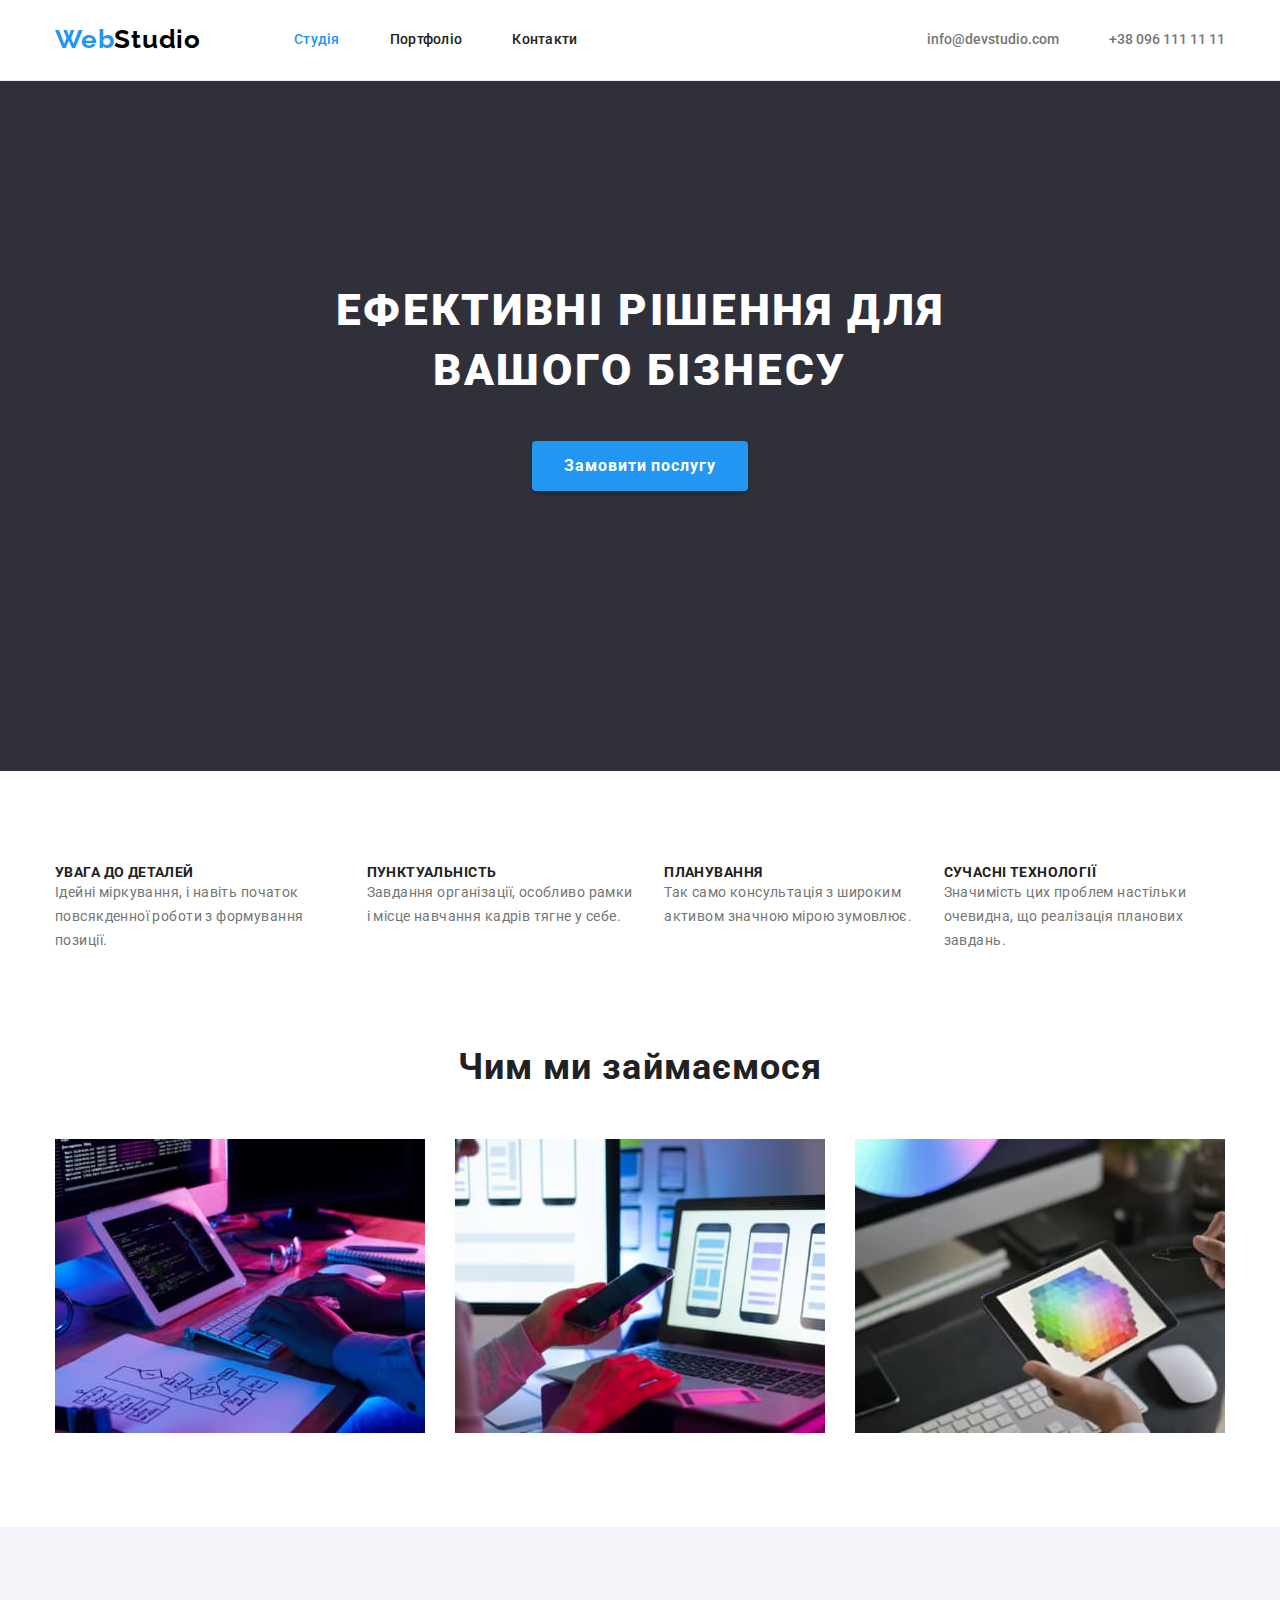
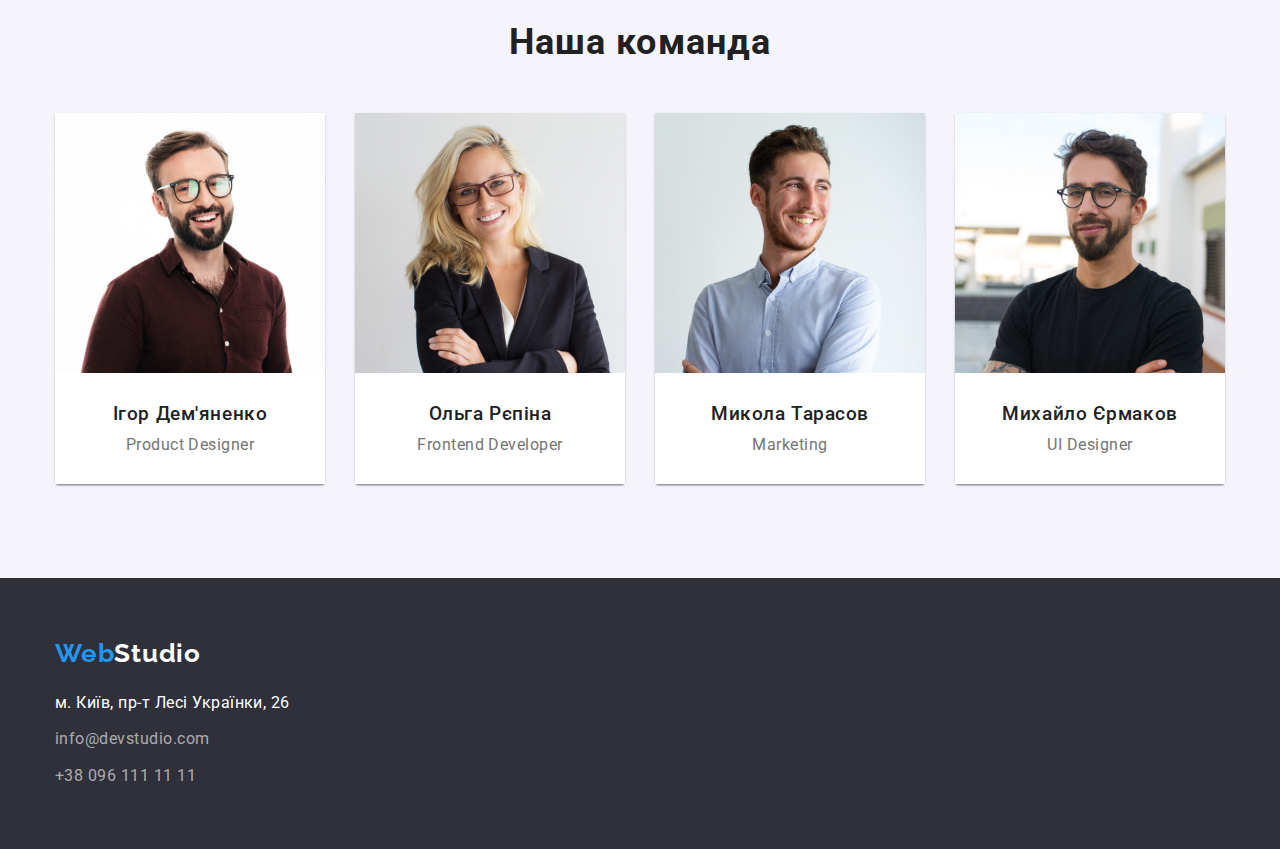
<file: index.html>
<!DOCTYPE html>
<html lang="uk">
<head>
    <meta charset="UTF-8">
    <meta http-equiv="X-UA-Compatible" content="IE=edge">
    <meta name="viewport" content="width=device-width, initial-scale=1.0">
    <title>Веб-студія</title>
    <link href="https://fonts.googleapis.com/css2?family=Raleway:wght@700&family=Roboto:wght@400;500;700;900&display=swap" rel="stylesheet">
    <link rel="stylesheet" href="https://cdnjs.cloudflare.com/ajax/libs/modern-normalize/1.0.0/modern-normalize.min.css">
    <link rel="stylesheet" href="./css/styles.css">
</head>
<body class="page">
    <header class="header">
        <div class="container header-container">
        <nav class="main-nav">
            <a href="./index.html" class="logo header-logo">Web<span class="studio">Studio</span> </a>
        <ul class="page-nav list">
            <li class="page-nav-item">
                <a href="./index.html" class="page-nav-link current"> Студія</a> </li>
            <li class="page-nav-item">
                <a href="./portfolio.html" class="page-nav-link">Портфоліо</a> </li>
            <li class="page-nav-item">
                <a href="" class="page-nav-link">Контакти</a> </li>
        </ul>
    </nav>
    
        <ul class="contact-nav list">
            <li class="contact-nav-li"><a href="mailto:info@devstudio.com" class="contact-link  contact-link-header">info@devstudio.com</a> </li>
            <li class="contact-nav-li"><a href="telto:+380961111111" class="contact-link  contact-link-header">+38 096 111 11 11</a> </li> 
    
        </ul>
       </div>
    </header>
    <main>
<section class="section hero-section">
        <div class="container">
            <h1 class="hero-title">Ефективні рішення для вашого бізнесу</h1> 
            <div class="main-button">
            <button type="button" class="button hero-button">Замовити послугу</button>
        </div>
        </div>
</section>
<section class="section values-section">
    <!--Заголовок цінності приховати-->
    <div class="container">
    <h2 class="visually-hidden">Цінності</h2>
    <ul class="values list">
        <li class="values-item">
            <h3 class="values">УВАГА ДО ДЕТАЛЕЙ</h3>
            <p class="description">Ідейні міркування, і навіть початок 
            повсякденної роботи з формування позиції.
        </p>
        </li>
        <li class="values-item">
            <h3 class="values">ПУНКТУАЛЬНІСТЬ</h3>
            <p class="description">Завдання організації, особливо рамки
             і місце навчання кадрів тягне у себе.
            </p>
        </li>
        <li class="values-item">
            <h3 class="values">ПЛАНУВАННЯ</h3>
            <p class="description">Так само консультація з широким
             активом значною мірою зумовлює.
            </p>
        </li>
        <li class="values-item">
            <h3 class="values">СУЧАСНІ ТЕХНОЛОГІЇ</h3>
            <p class="description">Значимість цих проблем настільки 
            очевидна, що реалізація планових завдань.
        </p>
        </li>
    </ul>
</div>
</section>
<section class="section services-section">
    <div class="container">
    <h2 class="section-title services-section-title">Чим ми займаємося</h2>
    <ul class="services list">
        <li class="services-item">
            <img src="./images/programs.jpg" alt="programming" width="370">
        </li>
        <li class="services-item">
            <img src="./images/applications.jpg" alt="mobile application" width="370">
        </li>
        <li class="services-item">
            <img src="./images/design.jpg" alt="color gradient" width="370">
        </li>
    </ul>
</div>
</section>
<section class="section our-team-section">
    <div class="container">
    <h2 class="section-title team-section-title">Наша команда</h2>
    <ul class="team list">
        <li class="team-item">
            
            <img class="team-img" src="./images/demianenko.jpg" alt="a man in glasses" width="270">
            <div class="team-name-box">
            <h3 class="team-title">Ігор Дем'яненко</h3>
            <p class="description team-description">Product Designer</p>
        </div>
        </li>
        <li class="team-item">
            <img  class="team-img" src="./images/repina.jpg" alt="a woman in glasses" width="270">
            <div class="team-name-box">
            <h3 class="team-title">Ольга Рєпіна</h3>
            <p class="description team-description">Frontend Developer</p>
        </div>
        </li>
        <li class="team-item">
            <img  class="team-img" src="images/tarasov.jpg" alt="man" width="270">
            <div class="team-name-box">
            <h3 class="team-title">Микола Тарасов</h3>
            <p class="description team-description">Marketing</p>
        </div>
        </li>
        <li class="team-item">
            <img class="team-img" src="./images/yermakov.jpg" alt="a man in glasses" width="270">
            <div class="team-name-box">
            <h3 class="team-title">Михайло Єрмаков</h3> 
            <p class="description team-description">UI Designer</p>
        </div>
        </li>
    </ul>
</div>
</section>
</main>
<footer class="basement">
    <div class="container foot-container">
    <a href="./index.html" class="logo">Web<span class="studio footer">Studio</span> </a>
    <address class="address">
        <ul class="contact-nav-basement list">
            <li class="address-item"><a href="" class="contact-footer-address">м. Київ, пр-т Лесі Українки, 26</a></li>
            <li class="address-item"><a href="mailto:info@devstudio.com" class="contact-link footer">info@devstudio.com</a> </li>
            <li class="address-item"><a href="telto:+380961111111" class="contact-link footer">+38 096 111 11 11</a> </li> 
        </ul>
    </address>
  </div>
  </footer>
</body>
</html>
</file>
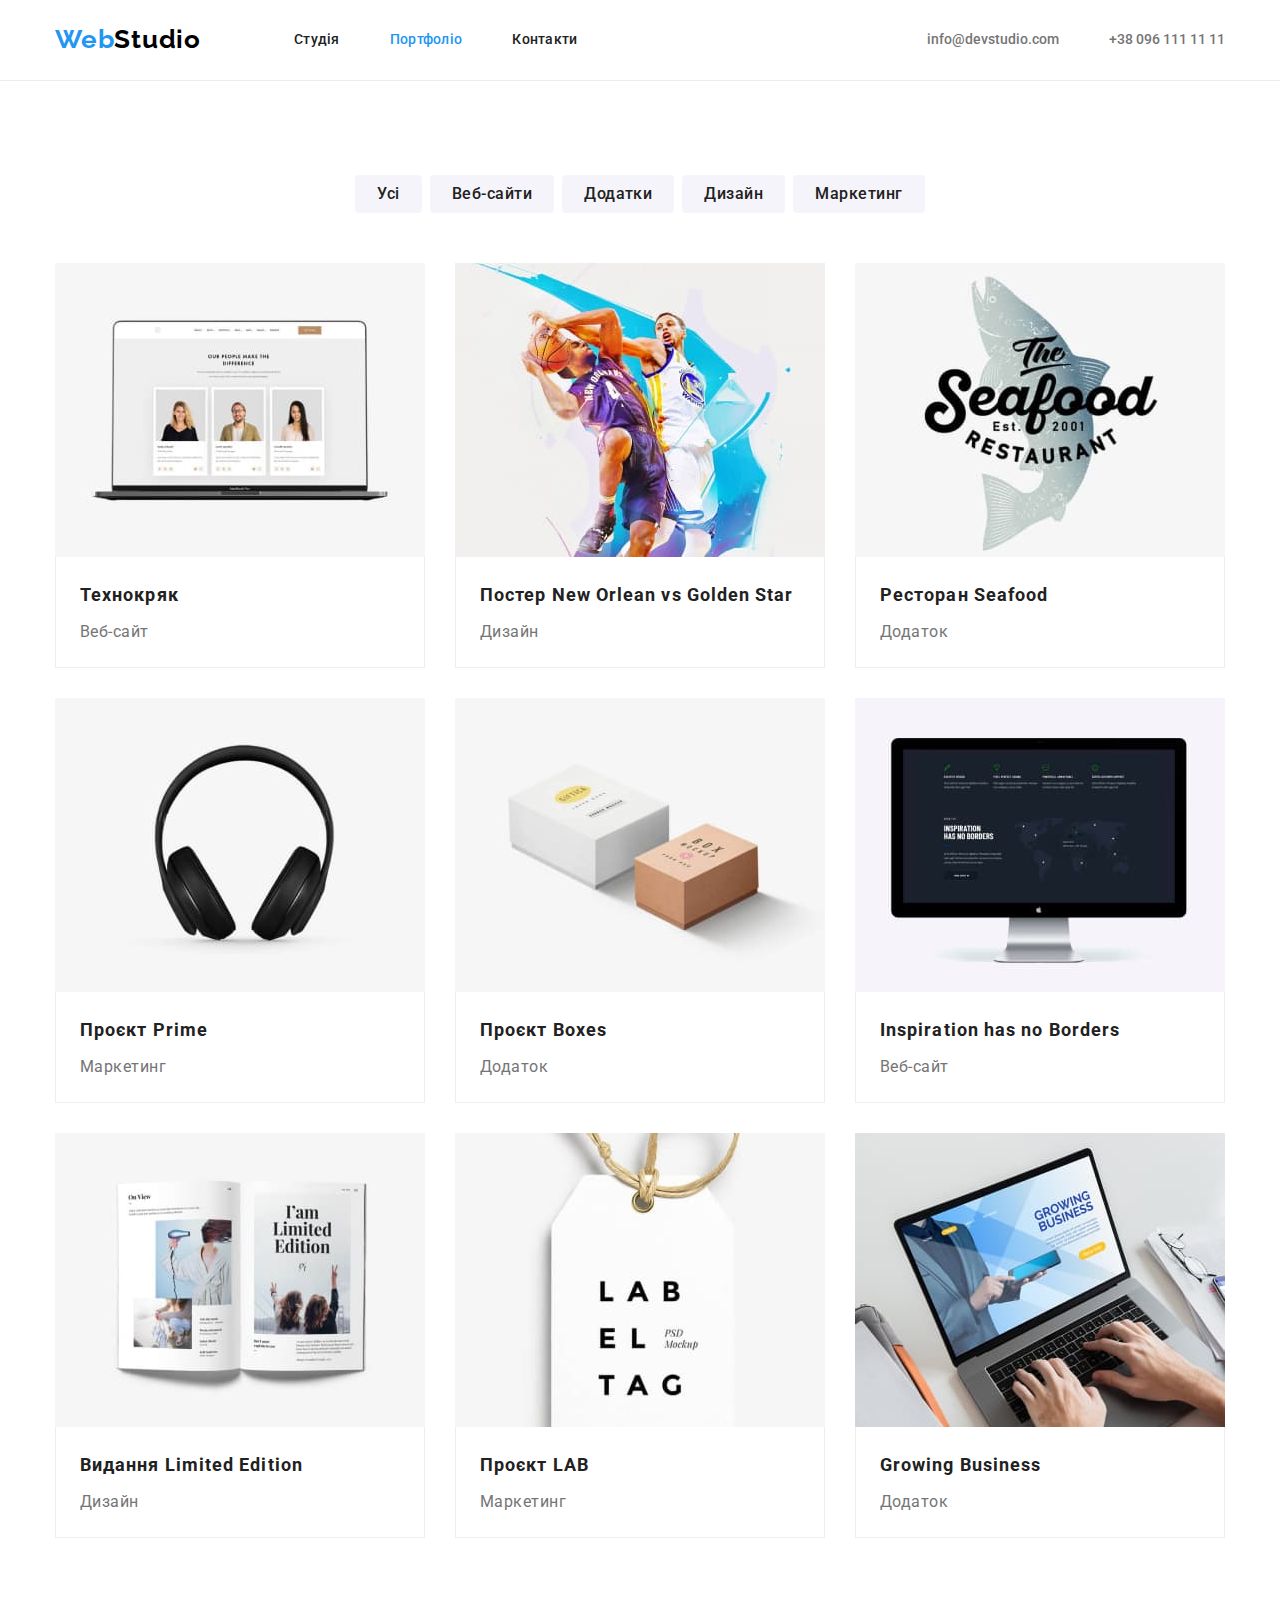
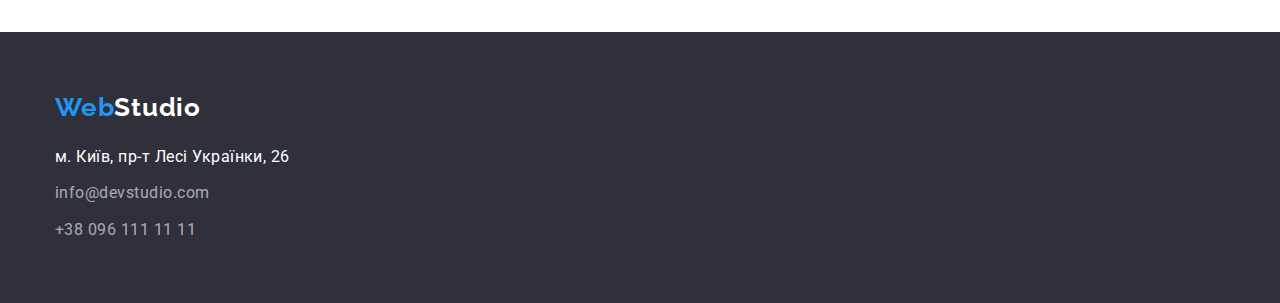
<file: portfolio.html>
<!DOCTYPE html>
<html lang="en">
<head>
    <meta charset="UTF-8">
    <meta http-equiv="X-UA-Compatible" content="IE=edge">
    <meta name="viewport" content="width=device-width, initial-scale=1.0">
    <title>Document</title>
    <link href="https://fonts.googleapis.com/css2?family=Raleway:wght@700&family=Roboto:wght@400;500;700;900&display=swap" rel="stylesheet">
    <link rel="stylesheet" href="https://cdnjs.cloudflare.com/ajax/libs/modern-normalize/1.0.0/modern-normalize.min.css">
    <link rel="stylesheet" href="./css/styles.css">
</head>
<body class="page">
  <header class="header">
    <div class="container header-container">
    <nav class="main-nav">
        <a href="./index.html" class="logo header-logo">Web<span class="studio">Studio</span> </a>
    <ul class="page-nav list">
        <li class="page-nav-item">
            <a href="./index.html" class="page-nav-link"> Студія</a> </li>
        <li class="page-nav-item">
            <a href="./portfolio.html" class="page-nav-link current">Портфоліо</a> </li>
        <li class="page-nav-item">
            <a href="" class="page-nav-link">Контакти</a> </li>
    </ul>
</nav>

    <ul class="contact-nav list">
        <li class="contact-nav-li"><a href="mailto:info@devstudio.com" class="contact-link  contact-link-header">info@devstudio.com</a> </li>
        <li class="contact-nav-li"><a href="telto:+380961111111" class="contact-link  contact-link-header">+38 096 111 11 11</a> </li> 

    </ul>
   </div>
</header>
    <main>
    <section class="section">
      <div class="container">
                <h1 class="visually-hidden"> Наші проекти</h1>
        <ul class="projects list">
            <li> <button type="button" class="button projects-button">Усі</button></li>
            <li> <button type="button" class="button projects-button">Веб-сайти</button></li>
            <li> <button type="button" class="button projects-button">Додатки</button></li>
            <li> <button type="button" class="button projects-button">Дизайн</button></li>
            <li> <button type="button" class="button projects-button">Маркетинг</button></li>
        </ul>
        
      <ul class="all-projects list">
        <li class="all-projecs-iteam">
          <img class="img-projects" src="./images/technocrack.jpg" alt="laptop" width="370">
          <div class="all-projects-box">
          <h2 class="project-title">Технокряк</h3>
          <p class="description description-projecs">Веб-сайт</p>
        </div>
        </li>

        <li class="all-projecs-iteam">
          <img  class="img-projects" src="./images/orleans.jpg" alt="basketball" width="370">
          <div class="all-projects-box">
          <h2 class="project-title">Постер New Orlean vs Golden Star</h3>
          <p class="description description-projecs">Дизайн</p>
        </div>
        </li>

        <li class="all-projecs-iteam">
          <img  class="img-projects" src="./images/seafood.jpg" alt="fish restaurant emblem" width="370">
          <div class="all-projects-box">
          <h2 class="project-title">Ресторан Seafood</h3>
          <p class="description description-projecs">Додаток</p>
        </div>
        </li>
        
        <li class="all-projecs-iteam">
          <img class="img-projects" src="./images/prime.jpg" alt="headphone" width="370">
          <div class="all-projects-box">
          <h2 class="project-title">Проєкт Prime</h3>
          <p class="description description-projecs">Маркетинг</p>
        </div>
        </li>
        
        <li class="all-projecs-iteam">
          <img class="img-projects" src="./images/boxes.jpg" alt="boxes" width="370">
          <div class="all-projects-box">
          <h2 class="project-title">Проєкт Boxes</h3>
          <p class="description description-projecs">Додаток</p>
        </div>
        </li>
        
        <li class="all-projecs-iteam">
          <img class="img-projects" src="./images/borders.jpg" alt="computer monitor" width="370">
          <div class="all-projects-box">
          <h2 class="project-title">Inspiration has no Borders</h3>
          <p class="description description-projecs">Веб-сайт</p>
        </div>
        </li>

        <li class="all-projecs-iteam">
          <img class="img-projects" src="./images/limited.jpg" alt="magazine" width="370">
          <div class="all-projects-box">
          <h2 class="project-title">Видання Limited Edition</h3>
          <p class="description description-projecs">Дизайн</p>
        </div>
        </li>

        <li class="all-projecs-iteam">
          <img class="img-projects" src="./images/lab.jpg" alt="label" width="370">
          <div class="all-projects-box">
          <h2 class="project-title">Проєкт LAB</h3>
          <p class="description description-projecs">Маркетинг</p>
        </div>
        </li>

        <li class="all-projecs-iteam">
          <img class="img-projects" src="./images/growing.jpg" alt="laptop" width="370">
          <div class="all-projects-box">
          <h2 class="project-title">Growing Business</h3>
          <p class="description description-projecs">Додаток</p>
        </div>
        </li>  
      </ul>
    </div>
    </section>
</main>
<footer class="basement">
  <div class="container foot-container">
  <a href="./index.html" class="logo">Web<span class="studio footer">Studio</span> </a>
  <address class="address">
      <ul class="contact-nav-basement list">
          <li class="address-item"><a href="" class="contact-footer-address">м. Київ, пр-т Лесі Українки, 26</a></li>
          <li class="address-item"><a href="mailto:info@devstudio.com" class="contact-link footer">info@devstudio.com</a> </li>
          <li class="address-item"><a href="telto:+380961111111" class="contact-link footer">+38 096 111 11 11</a> </li> 
      </ul>
  </address>
</div>
</footer>
</body>
</html>
</file>
<file: css/styles.css>
/* Палітра макету*/
/* Основний колір тексту #212121 */
/* Другорядний колір тексту #757575 */
/* Чорний #000000 */
/* Колір акцентів блакитний #2196F3  */
/* Білий #FFFFFF */
/* Колір основного фону #F5F5F5 */
/* Колір другорядного фону #F5F4FA */
/* Другорядний колір тексту footer rgba(255, 255, 255, 0.6) */
/* Колір фону footer #2F303A */
/* Колір лінії підкресленнґ в header #ECECEC */

/* Перемінні */

:root {
    --main-color-text: #212121;
    --secondary-text-color:#757575; 
    --black: #000000;
    --accent-color: #2196F3;
    --accent-hero-color: #188CE8;
    --white: #FFFFFF;
    --secondery-fone: #F5F4FA;
    --fone-footer: #2F303A;
    --secondary-text-footer: rgba(255, 255, 255, 0.6);
   
}

/* Додаткове скидання стилів */

h1, h2, h3, p {
    margin-top: 0;
    margin-bottom: 0;
}
ul {
    margin-top: 0;
    margin-bottom: 0;
    padding-left: 0; 
}
img {
    display: block;
}

.container {
    width: 1200px;
    margin: 0 auto;
    padding: 0 15px;
}

.visually-hidden {
    position: absolute;
    width: 1px;
    height: 1px;
    margin: -1px;
    border: 0;
    padding: 0;
    
    white-space: nowrap;
    clip-path: inset(100%);
    clip: rect(0 0 0 0);
    overflow: hidden;
}

/* Характерні властивості body */

.page {
    background-color: var(--white);
    color:var(--main-color-text) ;

    font-family: Roboto, sans-serif;
}
.list {
    list-style: none;
}

/* Характерні властивості для всіх секцій */

.section {
    padding-top: 94px;
    padding-bottom: 94px;
}
.section-title {
    color: var(--main-color-text) ;
    font-weight: 700;
    font-size: 36px;
    line-height: 1.17;
    letter-spacing: 0.03em;
    
    text-align: center;
}
.description {
    color: var(--secondary-text-color) ;
}

/* Кнопки */

.button {
    cursor: pointer;
    border: 0;
    
}
.projects-button{
    font-weight: 500;
    font-size: 16px;
    line-height: 1.63;
    letter-spacing: 0.03em;

    color: var(--main-color-text);
    background-color: var(--secondery-fone);

    border-radius: 4px;
    
    padding: 6px 22px;
    height: 38px;
}
.projects-button:hover,
.projects-button:focus {
    color: var(--white);
    background-color: var(--accent-color);
    box-shadow: 0px 4px 4px rgba(0, 0, 0, 0.15);
}
.main-button {
    text-align: center;
}
.hero-button { 
    background-color: var(--accent-color);
    color: var(--white);
   
    font-weight: 700;
    font-size: 16px;
    line-height: 1.88;
    letter-spacing: 0.06em;
    padding: 10px 32px;
    box-shadow: 0px 4px 4px rgba(0, 0, 0, 0.15);
    border-radius: 4px;
}
.hero-button:hover,
.hero-button:focus {
    background-color: var(--accent-hero-color);
}

/* logo */

.logo {
    color: var(--accent-color);

    font-family: Raleway, sans-serif;
    font-weight: 700;
    font-size: 26px;
    line-height: 1.19;
    letter-spacing: 0.03em;
    text-decoration: none;
    
    padding-top: 24px;
    padding-bottom: 25px;
    
}

.header-logo {
    margin-right: 93px;
}
.studio {
    color: var(--black);
    
}
.footer {
    color: var(--white);
}

/* Шапка сайту */

.header {
    border-bottom: 1px solid #ECECEC;
}   
.header-container {
    display: flex;
    flex-wrap: wrap;
}
.main-nav {
    display: flex;
}
.page-nav {
    

    display: flex;
    align-items: center;
}
.page-nav-item:not(:last-child) {
    margin-right: 50px;
}
.page-nav-link {
    font-weight: 500;
    font-size: 14px;
    line-height: 1.14;

    color: var(--main-color-text);
    display: block;
    letter-spacing: 0.02em;
    text-decoration: none;
    padding: 32px 0;
}
.page-nav .page-nav-link:hover,
.page-nav .page-nav-link:focus {
    color: var(--accent-color);
}
.contact-nav {
    display: flex;
    align-items: center;
    margin-left: auto;
 }
.contact-nav-li:not(:last-child) {
    margin-right: 50px;
}

.contact-link {
    color: var(--secondary-text-color);

    text-decoration: none;
}
.contact-link:hover,
.contact-link:focus {
    color: var(--accent-color);
    
}
.contact-link-header {
    font-weight: 500;
    font-size: 14px;
    line-height: 1.14;

    padding: 32px 0;
    display: flex;
}
.page-nav .page-nav-link.current {
    color: var(--accent-color);
}

/* Герой */

.hero-section {
    background-color: var(--fone-footer);

    padding-top: 200px;
    padding-bottom: 280px;
}
.hero-title { 
    color: var(--white);

    font-weight: 900;
    font-size: 44px;
    line-height: 1.36;
    text-align: center;
    text-transform: uppercase;
    letter-spacing: 0.06em;

    margin-bottom: 40px;
    max-width: 696px;
    display: block;
    margin-left: auto;
    margin-right: auto;
}

/* Цінності */

.values { 
    font-weight: 700;
    font-size: 14px;
    line-height: 1.14;
    letter-spacing: 0.03em;

    display: flex;
    gap: 30px;
}
.values .description {
    font-weight: 400;
    font-size: 14px;
    line-height: 1.71;
    letter-spacing: 0.03em;
}

/*Чим ми займаємось*/

.services-section {
    padding-top: 0;
}
.services {
    display: flex;
}
.services-section-title{
    margin-bottom: 50px;
}
.services-item {
    margin-right: 30px;
}

/* Наша команда */

.our-team-section {
    background-color: var(--secondery-fone);
}
.team-section-title {
    margin-bottom: 50px;
}

.team {
    display: flex;
    /* justify-content: center; */
    flex-wrap: wrap;
    gap: 30px;
}
.team-name-box{
    padding: 30px 0;
    background-color: var(--white);
}
.team-title {
    font-weight: 500;
    line-height: 1.19;
    letter-spacing: 0.03em; 

    text-align: center;
    margin-bottom: 10px;
}
.team-description {
    line-height: 1.19;
    letter-spacing: 0.03em; 
    text-align: center;
}
.team-item {  
    box-shadow: 0px 1px 3px rgba(0, 0, 0, 0.12), 0px 1px 1px rgba(0, 0, 0, 0.14), 0px 2px 1px rgba(0, 0, 0, 0.2);
    border-radius: 0px 0px 4px 4px;
    flex-basis: calc((100% - 3 * 30px) / 4);
    
}

/* Footer */

.basement {
    background-color: var(--fone-footer);

    padding-bottom: 60px;
    padding-top: 60px;
}
.address {
    font-style: normal;
}
.contact-footer-address {
    color: var(--white);

    text-decoration: none;
    
}
.contact-footer-address:hover,
.contact-footer-address:focus {
    color: var(--accent-color);
}
.footer {
    color: var(--white);
}
.contact-link.footer {
    color: var(--secondary-text-footer);
}
.contact-link.footer:hover,
.contact-link.footer:focus {
    color: var(--accent-color);
}
.contact-nav-basement {
    line-height: 1.71; 
    letter-spacing: 0.03em;

    margin-top: 20px;
}
.address-item:not(:last-child) {
margin-bottom: 9px;
}

/* Проекти */

.projects {
    display: flex;
    justify-content: center;
    gap: 8px;
    margin-bottom: 50px;
}
.description-projecs {
    line-height: 1.88;
    letter-spacing: 0.03em;
 
}

.all-projects-box {
    padding: 20px 24px;
    border-bottom: 1px solid #EEEEEE; 
    border-left: 1px solid #EEEEEE; 
    border-right: 1px solid #EEEEEE; ;
   
}
.all-projects {
    display: flex;
    flex-wrap: wrap;
    gap: 30px;
}
.all-projecs-iteam {
    flex-basis: calc((100% - 2 * 30px) / 3); 
}

.project-title {
    font-weight: 700;
    font-size: 18px;
    line-height: 2;
    letter-spacing: 0.06em;

    margin-bottom: 4px;
}
</file>
